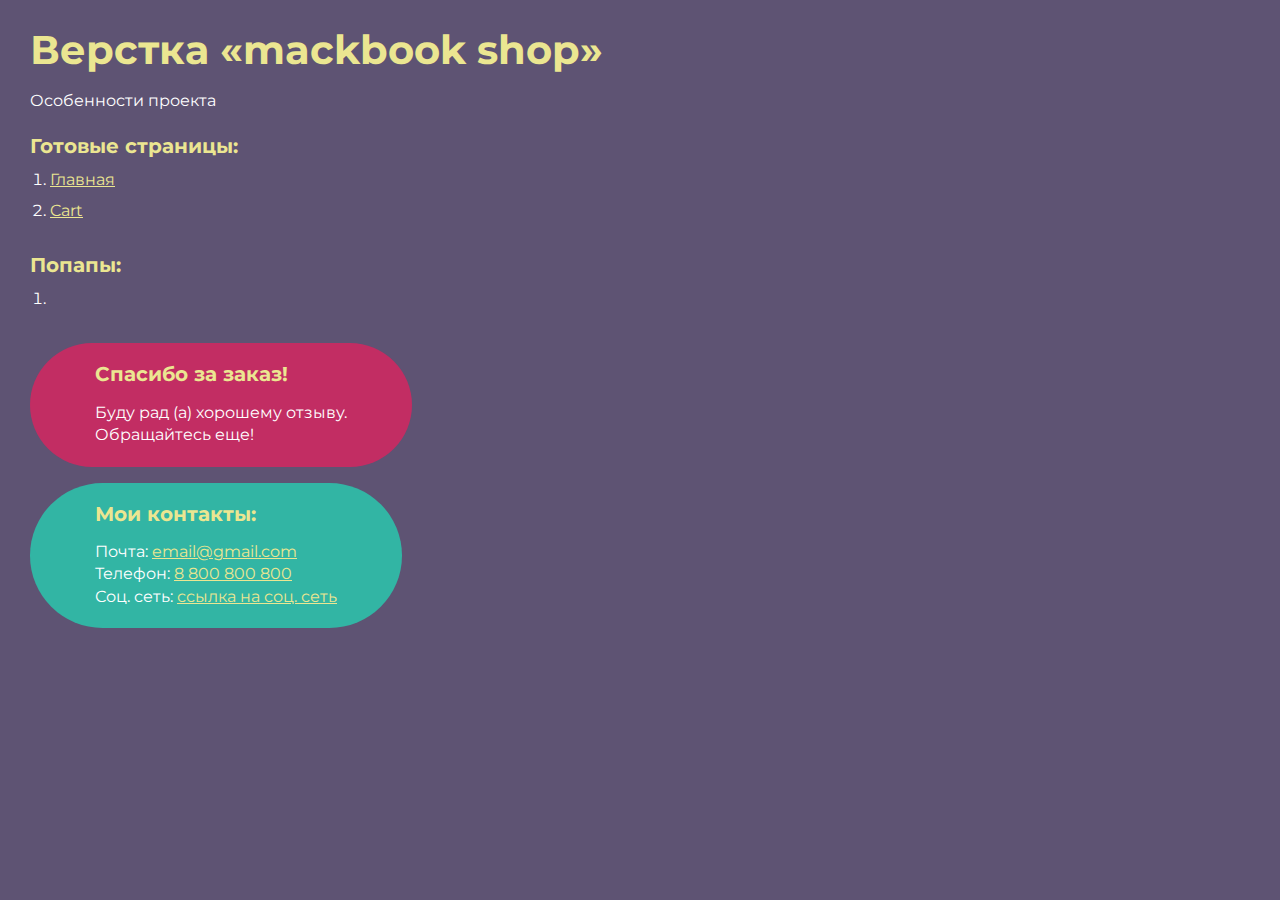
<file: index.html>
<!DOCTYPE html>
<html>

<head>
	<meta charset="UTF-8" />
	<meta name="viewport" content="width=device-width, initial-scale=1.0" />
	<title>Верстка «mackbook shop»</title>
</head>

<body>
	<div class="rootpage">
		<h1>Верстка «mackbook shop»</h1>
		<div class="rootpage__info">Особенности проекта</div>
		<h2>Готовые страницы:</h2>
		<ol class="rootpage__list">
			<li><a target="_blank" href="home.html">Главная</a></li>
			<li><a target="_blank" href="cart.html">Cart</a></li>
		</ol>
		<h2>Попапы:</h2>
		<ol class="rootpage__list">
			<li><a target="_blank" href="home.html#"></a></li>
		</ol>
		<div class="rootpage__tnx">
			<h2>Спасибо за заказ!</h2>
			<p>Буду рад (а) хорошему отзыву.</p>
			<p>Обращайтесь еще!</p>
		</div>
		<div class="rootpage__contacts">
			<h2>Мои контакты:</h2>
			<p>Почта: <a href="mailto:email@gmail.com">email@gmail.com</a></p>
			<p>Телефон: <a href="tel:8800800800">8 800 800 800</a></p>
			<p>Соц. сеть: <a href="">ссылка на соц. сеть</a></p>
		</div>
	</div>
</body>
<style>
	@charset "UTF-8";
	@import url("https://fonts.googleapis.com/css?family=Montserrat:regular,700&display=swap");

	*,
	*::before,
	*::after {
		padding: 0px;
		margin: 0px;
		border: 0px;
		box-sizing: border-box;
	}

	html,
	body {
		height: 100%;
		margin: 0;
		padding: 0;
		min-width: 320px;
		width: 100%;
		color: #fff;
		background-color: #5e5373;
	}

	body {
		font-family: Montserrat;
		font-size: 100%;
		line-height: 1;
		font-size: 1rem;
	}

	a {
		text-decoration: underline;
		color: #ebe691;
	}

	a:visited {
		text-decoration: underline;
		color: #aaa768;
	}

	a:hover {
		text-decoration: none;
	}

	ul li {
		list-style: none;
	}

	img {
		vertical-align: top;
	}

	.wrapper {
		width: 100%;
		min-height: 100%;
		overflow: hidden;
	}

	.rootpage {
		padding: 30px;
		display: flex;
		flex-direction: column;
		align-items: flex-start;
	}

	@media (max-width: 767px) {
		.rootpage {
			padding: 30px 15px;
		}
	}

	h1 {
		color: #ebe691;
		font-size: 2.5rem;
		margin: 0px 0px 1.25rem 0px;
	}

	@media (max-width: 767px) {
		h1 {
			font-size: 1.85rem;
			margin: 0px 0px 1.25rem 0px;
		}
	}

	h2 {
		color: #ebe691;
		font-size: 1.25rem;
		margin: 0px 0px 1rem 0px;
	}

	@media (max-width: 767px) {
		h2 {
			font-size: 1.125rem;
			margin: 0px 0px 1rem 0px;
		}
	}

	.rootpage__info {
		line-height: 140%;
		margin: 0px 0px 1.5rem 0px;
	}

	.rootpage__list {
		margin: 0px 0px 2.25rem 1.25rem;
	}

	.rootpage__list li:not(:last-child) {
		margin: 0px 0px 15px 0px;
	}

	.rootpage__contacts,
	.rootpage__tnx {
		border-radius: 200px;
		padding: 20px 65px;
		line-height: 140%;
	}

	@media (max-width: 767px) {

		.rootpage__contacts,
		.rootpage__tnx {
			border-radius: 40px;
			padding: 20px;
		}
	}

	.rootpage__contacts {
		background: #32b5a4;
	}

	.rootpage__contacts a {
		color: #ebe691;
	}

	.rootpage__tnx {
		background: #c22d63;
		margin: 0px 0px 1rem 0px;
	}
</style>

</html>
</file>
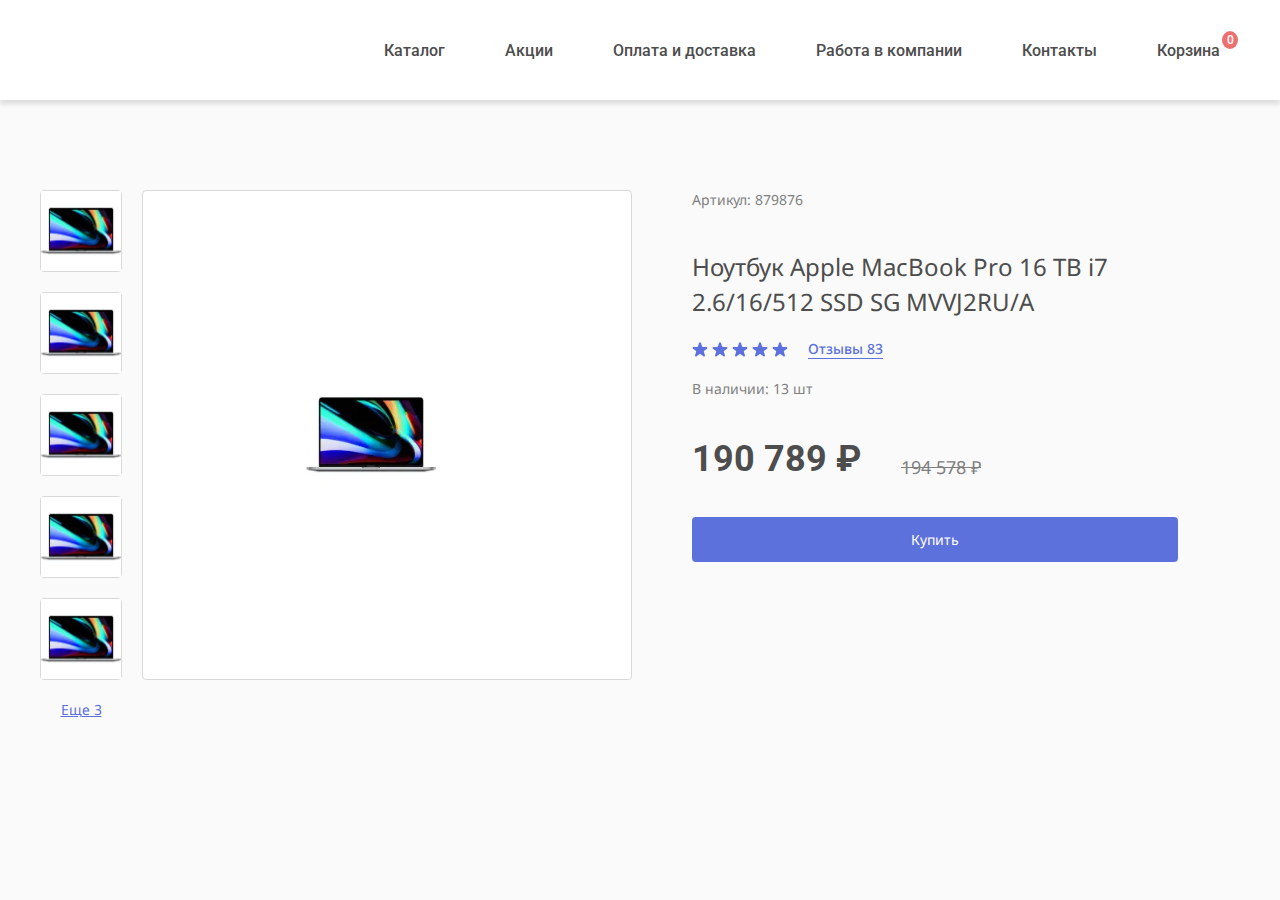
<file: cart.html>
<!DOCTYPE html>
<html lang="ru">

<head>
	<title>Macbook shop</title>
	<meta charset="UTF-8">
	<meta name="format-detection" content="telephone=no">
	<!-- <style>body{opacity: 0;}</style> -->
	<link rel="stylesheet" href="css/style.min.css?_v=20220524195349">
	<link rel="shortcut icon" href="favicon.ico">
	<!-- <meta name="robots" content="noindex, nofollow"> -->
	<meta name="viewport" content="width=device-width, initial-scale=1.0">
</head>

<body>
	<div class="wrapper">
		<header class="header">
			<div class="header__container">
				<nav class="header__nav nav">
					<ul class="nav__list">
						<li class="nav__item"><a href="" class="nav__link"> Каталог </a></li>
						<li class="nav__item"><a href="" class="nav__link"> Акции </a></li>
						<li class="nav__item">
							<a href="" class="nav__link"> Оплата и доставка </a>
						</li>
						<li class="nav__item">
							<a href="" class="nav__link"> Работа в компании </a>
						</li>
						<li class="nav__item"><a href="" class="nav__link"> Контакты </a></li>
					</ul>
					<div class="header__cart cart" tabindex="0">
						<div class="cart__text">
							Корзина
							<span class="cart__quantity">0</span>
						</div>
						<div class="cart-contant">
							<ul class="cart-contant__list" data-simplebar></ul>
							<div class="cart-contant__bottom">
								<div class="cart-contant__fullprice">
									<span>Итого:</span>
									<span class="fullprice"> 568 789 ₽ </span>
								</div>
								<button type="submit" class="cart-contant__btn button" data-popup="#popup">
									Перейти в корзину
								</button>
							</div>
						</div>
					</div>
				</nav>
			</div>
		</header>

		<main class="page">
			<div class="card__container">
				<div class="card">
					<div class="card-slider">
						<div class="card-slider__nav slider-nav">
							<div class="slider-nav__item" tabindex="0">
								<picture><source srcset="img/macbook.webp" type="image/webp"><img src="img/macbook.jpg" alt="" /></picture>
							</div>
							<div class="slider-nav__item" tabindex="0">
								<picture><source srcset="img/macbook.webp" type="image/webp"><img src="img/macbook.jpg" alt="" /></picture>
							</div>
							<div class="slider-nav__item" tabindex="0">
								<picture><source srcset="img/macbook.webp" type="image/webp"><img src="img/macbook.jpg" alt="" /></picture>
							</div>
							<div class="slider-nav__item" tabindex="0">
								<picture><source srcset="img/macbook.webp" type="image/webp"><img src="img/macbook.jpg" alt="" /></picture>
							</div>
							<div class="slider-nav__item" tabindex="0">
								<picture><source srcset="img/macbook.webp" type="image/webp"><img src="img/macbook.jpg" alt="" /></picture>
							</div>
							<div class="slider-nav__item" tabindex="0">
								<picture><source srcset="img/macbook.webp" type="image/webp"><img src="img/macbook.jpg" alt="" /></picture>
							</div>
							<div class="slider-nav__item" tabindex="0">
								<picture><source srcset="img/macbook.webp" type="image/webp"><img src="img/macbook.jpg" alt="" /></picture>
							</div>
							<div class="slider-nav__item" tabindex="0">
								<picture><source srcset="img/macbook.webp" type="image/webp"><img src="img/macbook.jpg" alt="" /></picture>
							</div>
						</div>
						<div class="card-slider__block slider-block">
							<div class="swiper-wrapper">
								<div class="swiper-slide">
									<picture><source srcset="img/macbook.webp" type="image/webp"><img src="img/macbook.jpg" alt="" /></picture>
								</div>
								<div class="swiper-slide">
									<picture><source srcset="img/macbook.webp" type="image/webp"><img src="img/macbook.jpg" alt="" /></picture>
								</div>
								<div class="swiper-slide">
									<picture><source srcset="img/macbook.webp" type="image/webp"><img src="img/macbook.jpg" alt="" /></picture>
								</div>
								<div class="swiper-slide">
									<picture><source srcset="img/macbook.webp" type="image/webp"><img src="img/macbook.jpg" alt="" /></picture>
								</div>
								<div class="swiper-slide">
									<picture><source srcset="img/macbook.webp" type="image/webp"><img src="img/macbook.jpg" alt="" /></picture>
								</div>
								<div class="swiper-slide">
									<picture><source srcset="img/macbook.webp" type="image/webp"><img src="img/macbook.jpg" alt="" /></picture>
								</div>
								<div class="swiper-slide">
									<picture><source srcset="img/macbook.webp" type="image/webp"><img src="img/macbook.jpg" alt="" /></picture>
								</div>
								<div class="swiper-slide">
									<picture><source srcset="img/macbook.webp" type="image/webp"><img src="img/macbook.jpg" alt="" /></picture>
								</div>
							</div>
						</div>
					</div>
					<div class="card-info">
						<span class="vendor">Артикул: 879876</span>
						<h1 class="title">
							Ноутбук Apple MacBook Pro 16 TB i7 2.6/16/512 SSD SG MVVJ2RU/A
						</h1>
						<div class="testimonials">
							<div class="rating">
								<img src="img/Star.svg" alt="" /><img src="img/Star.svg" alt="" /><img src="img/Star.svg" alt="" /><img src="img/Star.svg" alt="" /><img src="img/Star.svg" alt="" />
							</div>
							<a href="#" class="testimonials__link">Отзывы 83</a>
						</div>
						<span class="available">В наличии: 13 шт</span>
						<div class="price">
							<div class="price__current">190 789 ₽</div>
							<div class="price__old">194 578 ₽</div>
						</div>
						<button class="buy">Купить</button>
					</div>
				</div>
			</div>
		</main>
		<footer class="footer">
			<div class="footer__container">
			</div>
		</footer>
	</div>
	<div id="popup" aria-hidden="true" class="popup">
		<div class="popup__wrapper">
			<div class="popup__content">
				<button data-close type="button" class="popup__close">Закрыть</button>
				<div class="modal-content order-modal__content">
					<div class="order-modal__top">
						<h2 class="order-modal__title">Оформление заказа</h2>
						<span class="order-modal__number">Заказ № 3456 67</span>
					</div>
					<div class="order-modal__info">
						<div class="order-modal__quantity order-modal__info-item">
							Товаров в заказе: <span>3 шт</span>
						</div>
						<div class="order-modal__summ order-modal__info-item">
							Общая сумма заказа: <span>568 789 ₽</span>
						</div>
						<div class="order-modal__products order-modal__info-item">
							<button class="order-modal__btn">Состав заказа</button>
							<ul class="order-modal__list">
								<!-- <li class="order-modal__item">
                <article class="order-modal__product order-product">
                  <img
                    src="img/macbook.jpg"
                    alt=""
                    class="order-product__img"
                  />
                  <div class="order-product__text">
                    <h3 class="order-product__title">
                      Ноутбук Apple MacBook Pro 16 TB i7 2.6/16/512 SSD SG
                      MVVJ2RU/A
                    </h3>
                    <span class="order-product__price">190 789 ₽ </span>
                  </div>
                  <button class="order-product__delete">Удалить</button>
                </article>
              </li> -->
							</ul>
						</div>
					</div>
					<form action="#" class="order-modal__form order">
						<label class="order-label">
							<span class="order__text">Ваше имя</span>
							<input type="text" class="order__input" />
						</label>
						<label class="order-label">
							<span class="order__text">Номер телефона</span>
							<input type="tel" class="order__input" placeholder="+7 (___)___-__-__" />
						</label>
						<label class="order-label">
							<span class="order__text">Электронная почта</span>
							<input type="email" class="order__input" placeholder="post@gmail.com" />
						</label>
						<button class="order__btn button">Оформить заказ</button>
					</form>
				</div>
			</div>
		</div>
	</div>
	<script src="js/app.min.js?_v=20220524195349"></script>
</body>

</html>
</file>
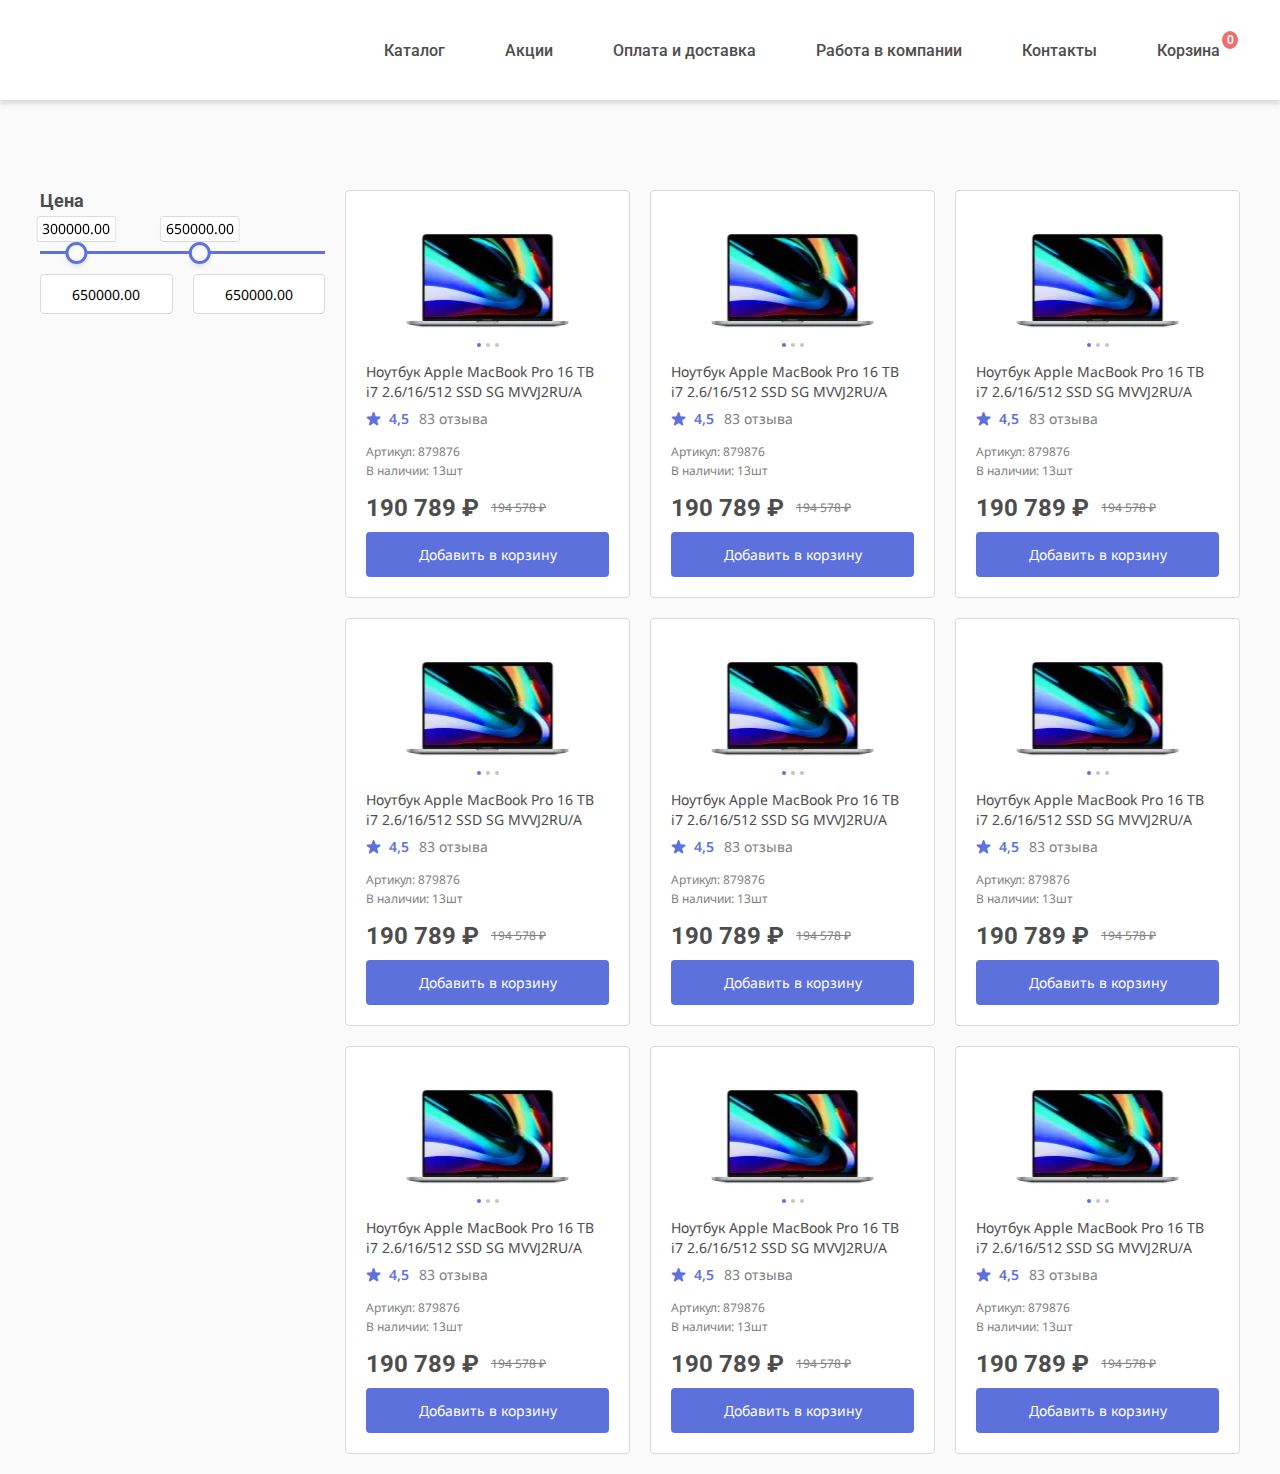
<file: home.html>
<!DOCTYPE html>
<html lang="ru">

<head>
	<title>Macbook shop</title>
	<meta charset="UTF-8">
	<meta name="format-detection" content="telephone=no">
	<!-- <style>body{opacity: 0;}</style> -->
	<link rel="stylesheet" href="css/style.min.css?_v=20220524195349">
	<link rel="shortcut icon" href="favicon.ico">
	<!-- <meta name="robots" content="noindex, nofollow"> -->
	<meta name="viewport" content="width=device-width, initial-scale=1.0">
</head>

<body>
	<div class="wrapper">
		<header class="header">
			<div class="header__container">
				<nav class="header__nav nav">
					<ul class="nav__list">
						<li class="nav__item"><a href="" class="nav__link"> Каталог </a></li>
						<li class="nav__item"><a href="" class="nav__link"> Акции </a></li>
						<li class="nav__item">
							<a href="" class="nav__link"> Оплата и доставка </a>
						</li>
						<li class="nav__item">
							<a href="" class="nav__link"> Работа в компании </a>
						</li>
						<li class="nav__item"><a href="" class="nav__link"> Контакты </a></li>
					</ul>
					<div class="header__cart cart" tabindex="0">
						<div class="cart__text">
							Корзина
							<span class="cart__quantity">0</span>
						</div>
						<div class="cart-contant">
							<ul class="cart-contant__list" data-simplebar></ul>
							<div class="cart-contant__bottom">
								<div class="cart-contant__fullprice">
									<span>Итого:</span>
									<span class="fullprice"> 568 789 ₽ </span>
								</div>
								<button type="submit" class="cart-contant__btn button" data-popup="#popup">
									Перейти в корзину
								</button>
							</div>
						</div>
					</div>
				</nav>
			</div>
		</header>

		<main class="page">
			<div class="page__product__container">
				<div class="products-content grid-container">
					<div class="filters">
						<div class="filters__item filters-price">
							<h3 class="filters-price__title">Цена</h3>
							<div class="filters-price__slider"></div>
							<div class="filters-price__body" data-range>
								<div class="filters-price__range" data-range-item></div>
								<div class="filters-price__inputs">
									<input autocomplete="off" data-range-from="190789" value="300000" type="text" placeholder="jn" class="filters-price__input" />
									<input autocomplete="off" data-range-to="1000000" type="text" value="650000" placeholder="he" class="filters-price__input" />
								</div>
							</div>
						</div>
					</div>
					<ul class="product-grid">
						<li class="product-grid__item">
							<article class="product">
								<a href="#" class="product__image">
									<div class="product__switch image-switch">
										<div class="image-switch__item">
											<div class="image-switch__img">
												<picture><source srcset="img/macbook.webp" type="image/webp"><img src="img/macbook.jpg" alt="" /></picture>
											</div>
										</div>
										<div class="image-switch__item">
											<div class="image-switch__img">
												<picture><source srcset="img/macbook-2.webp" type="image/webp"><img src="img/macbook-2.jpg" alt="" /></picture>
											</div>
										</div>
										<div class="image-switch__item">
											<div class="image-switch__img">
												<picture><source srcset="img/macbook-3.webp" type="image/webp"><img src="img/macbook-3.jpg" alt="" /></picture>
											</div>
										</div>
									</div>
									<ul class="product__image-pagination image-pagination" aria-hidden="true"></ul>
								</a>
								<h3 class="product__title">
									<a href="">Ноутбук Apple MacBook Pro 16 TB i7 2.6/16/512 SSD SG
										MVVJ2RU/A</a>
								</h3>
								<div class="product__props">
									<span class="product__rating _icon-star">4,5</span>
									<span class="product__testimonials">83 отзыва</span>
								</div>
								<div class="product__info">
									<span class="product__term"> Артикул: 879876 </span>
									<span class="product__avaibale">В наличии: 13шт</span>
								</div>
								<div class="product__price product-price">
									<span class="product-price__current">190 789 ₽</span>
									<span class="product-price__old">194 578 ₽</span>
								</div>
								<button type="submit" class="product_btn button">
									Добавить в корзину
								</button>
							</article>
						</li>
						<li class="product-grid__item">
							<article class="product">
								<a href="#" class="product__image">
									<div class="product__switch image-switch">
										<div class="image-switch__item">
											<div class="image-switch__img">
												<picture><source srcset="img/macbook.webp" type="image/webp"><img src="img/macbook.jpg" alt="" /></picture>
											</div>
										</div>
										<div class="image-switch__item">
											<div class="image-switch__img">
												<picture><source srcset="img/macbook-2.webp" type="image/webp"><img src="img/macbook-2.jpg" alt="" /></picture>
											</div>
										</div>
										<div class="image-switch__item">
											<div class="image-switch__img">
												<picture><source srcset="img/macbook-3.webp" type="image/webp"><img src="img/macbook-3.jpg" alt="" /></picture>
											</div>
										</div>
									</div>
									<ul class="product__image-pagination image-pagination" aria-hidden="true"></ul>
								</a>
								<h3 class="product__title">
									<a href="">Ноутбук Apple MacBook Pro 16 TB i7 2.6/16/512 SSD SG
										MVVJ2RU/A</a>
								</h3>
								<div class="product__props">
									<span class="product__rating _icon-star">4,5</span>
									<span class="product__testimonials">83 отзыва</span>
								</div>
								<div class="product__info">
									<span class="product__term"> Артикул: 879876 </span>
									<span class="product__avaibale">В наличии: 13шт</span>
								</div>
								<div class="product__price product-price">
									<span class="product-price__current">190 789 ₽</span>
									<span class="product-price__old">194 578 ₽</span>
								</div>
								<button type="submit" class="product_btn button">
									Добавить в корзину
								</button>
							</article>
						</li>
						<li class="product-grid__item">
							<article class="product">
								<a href="#" class="product__image">
									<div class="product__switch image-switch">
										<div class="image-switch__item">
											<div class="image-switch__img">
												<picture><source srcset="img/macbook.webp" type="image/webp"><img src="img/macbook.jpg" alt="" /></picture>
											</div>
										</div>
										<div class="image-switch__item">
											<div class="image-switch__img">
												<picture><source srcset="img/macbook-2.webp" type="image/webp"><img src="img/macbook-2.jpg" alt="" /></picture>
											</div>
										</div>
										<div class="image-switch__item">
											<div class="image-switch__img">
												<picture><source srcset="img/macbook-3.webp" type="image/webp"><img src="img/macbook-3.jpg" alt="" /></picture>
											</div>
										</div>
									</div>
									<ul class="product__image-pagination image-pagination" aria-hidden="true"></ul>
								</a>
								<h3 class="product__title">
									<a href="">Ноутбук Apple MacBook Pro 16 TB i7 2.6/16/512 SSD SG
										MVVJ2RU/A</a>
								</h3>
								<div class="product__props">
									<span class="product__rating _icon-star">4,5</span>
									<span class="product__testimonials">83 отзыва</span>
								</div>
								<div class="product__info">
									<span class="product__term"> Артикул: 879876 </span>
									<span class="product__avaibale">В наличии: 13шт</span>
								</div>
								<div class="product__price product-price">
									<span class="product-price__current">190 789 ₽</span>
									<span class="product-price__old">194 578 ₽</span>
								</div>
								<button type="submit" class="product_btn button">
									Добавить в корзину
								</button>
							</article>
						</li>
						<li class="product-grid__item">
							<article class="product">
								<a href="#" class="product__image">
									<div class="product__switch image-switch">
										<div class="image-switch__item">
											<div class="image-switch__img">
												<picture><source srcset="img/macbook.webp" type="image/webp"><img src="img/macbook.jpg" alt="" /></picture>
											</div>
										</div>
										<div class="image-switch__item">
											<div class="image-switch__img">
												<picture><source srcset="img/macbook-2.webp" type="image/webp"><img src="img/macbook-2.jpg" alt="" /></picture>
											</div>
										</div>
										<div class="image-switch__item">
											<div class="image-switch__img">
												<picture><source srcset="img/macbook-3.webp" type="image/webp"><img src="img/macbook-3.jpg" alt="" /></picture>
											</div>
										</div>
									</div>
									<ul class="product__image-pagination image-pagination" aria-hidden="true"></ul>
								</a>
								<h3 class="product__title">
									<a href="">Ноутбук Apple MacBook Pro 16 TB i7 2.6/16/512 SSD SG
										MVVJ2RU/A</a>
								</h3>
								<div class="product__props">
									<span class="product__rating _icon-star">4,5</span>
									<span class="product__testimonials">83 отзыва</span>
								</div>
								<div class="product__info">
									<span class="product__term"> Артикул: 879876 </span>
									<span class="product__avaibale">В наличии: 13шт</span>
								</div>
								<div class="product__price product-price">
									<span class="product-price__current">190 789 ₽</span>
									<span class="product-price__old">194 578 ₽</span>
								</div>
								<button type="submit" class="product_btn button">
									Добавить в корзину
								</button>
							</article>
						</li>
						<li class="product-grid__item">
							<article class="product">
								<a href="#" class="product__image">
									<div class="product__switch image-switch">
										<div class="image-switch__item">
											<div class="image-switch__img">
												<picture><source srcset="img/macbook.webp" type="image/webp"><img src="img/macbook.jpg" alt="" /></picture>
											</div>
										</div>
										<div class="image-switch__item">
											<div class="image-switch__img">
												<picture><source srcset="img/macbook-2.webp" type="image/webp"><img src="img/macbook-2.jpg" alt="" /></picture>
											</div>
										</div>
										<div class="image-switch__item">
											<div class="image-switch__img">
												<picture><source srcset="img/macbook-3.webp" type="image/webp"><img src="img/macbook-3.jpg" alt="" /></picture>
											</div>
										</div>
									</div>
									<ul class="product__image-pagination image-pagination" aria-hidden="true"></ul>
								</a>
								<h3 class="product__title">
									<a href="">Ноутбук Apple MacBook Pro 16 TB i7 2.6/16/512 SSD SG
										MVVJ2RU/A</a>
								</h3>
								<div class="product__props">
									<span class="product__rating _icon-star">4,5</span>
									<span class="product__testimonials">83 отзыва</span>
								</div>
								<div class="product__info">
									<span class="product__term"> Артикул: 879876 </span>
									<span class="product__avaibale">В наличии: 13шт</span>
								</div>
								<div class="product__price product-price">
									<span class="product-price__current">190 789 ₽</span>
									<span class="product-price__old">194 578 ₽</span>
								</div>
								<button type="submit" class="product_btn button">
									Добавить в корзину
								</button>
							</article>
						</li>
						<li class="product-grid__item">
							<article class="product">
								<a href="#" class="product__image">
									<div class="product__switch image-switch">
										<div class="image-switch__item">
											<div class="image-switch__img">
												<picture><source srcset="img/macbook.webp" type="image/webp"><img src="img/macbook.jpg" alt="" /></picture>
											</div>
										</div>
										<div class="image-switch__item">
											<div class="image-switch__img">
												<picture><source srcset="img/macbook-2.webp" type="image/webp"><img src="img/macbook-2.jpg" alt="" /></picture>
											</div>
										</div>
										<div class="image-switch__item">
											<div class="image-switch__img">
												<picture><source srcset="img/macbook-3.webp" type="image/webp"><img src="img/macbook-3.jpg" alt="" /></picture>
											</div>
										</div>
									</div>
									<ul class="product__image-pagination image-pagination" aria-hidden="true"></ul>
								</a>
								<h3 class="product__title">
									<a href="">Ноутбук Apple MacBook Pro 16 TB i7 2.6/16/512 SSD SG
										MVVJ2RU/A</a>
								</h3>
								<div class="product__props">
									<span class="product__rating _icon-star">4,5</span>
									<span class="product__testimonials">83 отзыва</span>
								</div>
								<div class="product__info">
									<span class="product__term"> Артикул: 879876 </span>
									<span class="product__avaibale">В наличии: 13шт</span>
								</div>
								<div class="product__price product-price">
									<span class="product-price__current">190 789 ₽</span>
									<span class="product-price__old">194 578 ₽</span>
								</div>
								<button type="submit" class="product_btn button">
									Добавить в корзину
								</button>
							</article>
						</li>
						<li class="product-grid__item">
							<article class="product">
								<a href="#" class="product__image">
									<div class="product__switch image-switch">
										<div class="image-switch__item">
											<div class="image-switch__img">
												<picture><source srcset="img/macbook.webp" type="image/webp"><img src="img/macbook.jpg" alt="" /></picture>
											</div>
										</div>
										<div class="image-switch__item">
											<div class="image-switch__img">
												<picture><source srcset="img/macbook-2.webp" type="image/webp"><img src="img/macbook-2.jpg" alt="" /></picture>
											</div>
										</div>
										<div class="image-switch__item">
											<div class="image-switch__img">
												<picture><source srcset="img/macbook-3.webp" type="image/webp"><img src="img/macbook-3.jpg" alt="" /></picture>
											</div>
										</div>
									</div>
									<ul class="product__image-pagination image-pagination" aria-hidden="true"></ul>
								</a>
								<h3 class="product__title">
									<a href="">Ноутбук Apple MacBook Pro 16 TB i7 2.6/16/512 SSD SG
										MVVJ2RU/A</a>
								</h3>
								<div class="product__props">
									<span class="product__rating _icon-star">4,5</span>
									<span class="product__testimonials">83 отзыва</span>
								</div>
								<div class="product__info">
									<span class="product__term"> Артикул: 879876 </span>
									<span class="product__avaibale">В наличии: 13шт</span>
								</div>
								<div class="product__price product-price">
									<span class="product-price__current">190 789 ₽</span>
									<span class="product-price__old">194 578 ₽</span>
								</div>
								<button type="submit" class="product_btn button">
									Добавить в корзину
								</button>
							</article>
						</li>
						<li class="product-grid__item">
							<article class="product">
								<a href="#" class="product__image">
									<div class="product__switch image-switch">
										<div class="image-switch__item">
											<div class="image-switch__img">
												<picture><source srcset="img/macbook.webp" type="image/webp"><img src="img/macbook.jpg" alt="" /></picture>
											</div>
										</div>
										<div class="image-switch__item">
											<div class="image-switch__img">
												<picture><source srcset="img/macbook-2.webp" type="image/webp"><img src="img/macbook-2.jpg" alt="" /></picture>
											</div>
										</div>
										<div class="image-switch__item">
											<div class="image-switch__img">
												<picture><source srcset="img/macbook-3.webp" type="image/webp"><img src="img/macbook-3.jpg" alt="" /></picture>
											</div>
										</div>
									</div>
									<ul class="product__image-pagination image-pagination" aria-hidden="true"></ul>
								</a>
								<h3 class="product__title">
									<a href="">Ноутбук Apple MacBook Pro 16 TB i7 2.6/16/512 SSD SG
										MVVJ2RU/A</a>
								</h3>
								<div class="product__props">
									<span class="product__rating _icon-star">4,5</span>
									<span class="product__testimonials">83 отзыва</span>
								</div>
								<div class="product__info">
									<span class="product__term"> Артикул: 879876 </span>
									<span class="product__avaibale">В наличии: 13шт</span>
								</div>
								<div class="product__price product-price">
									<span class="product-price__current">190 789 ₽</span>
									<span class="product-price__old">194 578 ₽</span>
								</div>
								<button type="submit" class="product_btn button">
									Добавить в корзину
								</button>
							</article>
						</li>
						<li class="product-grid__item">
							<article class="product">
								<a href="#" class="product__image">
									<div class="product__switch image-switch">
										<div class="image-switch__item">
											<div class="image-switch__img">
												<picture><source srcset="img/macbook.webp" type="image/webp"><img src="img/macbook.jpg" alt="" /></picture>
											</div>
										</div>
										<div class="image-switch__item">
											<div class="image-switch__img">
												<picture><source srcset="img/macbook-2.webp" type="image/webp"><img src="img/macbook-2.jpg" alt="" /></picture>
											</div>
										</div>
										<div class="image-switch__item">
											<div class="image-switch__img">
												<picture><source srcset="img/macbook-3.webp" type="image/webp"><img src="img/macbook-3.jpg" alt="" /></picture>
											</div>
										</div>
									</div>
									<ul class="product__image-pagination image-pagination" aria-hidden="true"></ul>
								</a>
								<h3 class="product__title">
									<a href="">Ноутбук Apple MacBook Pro 16 TB i7 2.6/16/512 SSD SG
										MVVJ2RU/A</a>
								</h3>
								<div class="product__props">
									<span class="product__rating _icon-star">4,5</span>
									<span class="product__testimonials">83 отзыва</span>
								</div>
								<div class="product__info">
									<span class="product__term"> Артикул: 879876 </span>
									<span class="product__avaibale">В наличии: 13шт</span>
								</div>
								<div class="product__price product-price">
									<span class="product-price__current">190 789 ₽</span>
									<span class="product-price__old">194 578 ₽</span>
								</div>
								<button type="submit" class="product_btn button">
									Добавить в корзину
								</button>
							</article>
						</li>
					</ul>
					<div class="height"></div>
				</div>
			</div>
		</main>
		<footer class="footer">
			<div class="footer__container">
			</div>
		</footer>
	</div>
	<div id="popup" aria-hidden="true" class="popup">
		<div class="popup__wrapper">
			<div class="popup__content">
				<button data-close type="button" class="popup__close">Закрыть</button>
				<div class="modal-content order-modal__content">
					<div class="order-modal__top">
						<h2 class="order-modal__title">Оформление заказа</h2>
						<span class="order-modal__number">Заказ № 3456 67</span>
					</div>
					<div class="order-modal__info">
						<div class="order-modal__quantity order-modal__info-item">
							Товаров в заказе: <span>3 шт</span>
						</div>
						<div class="order-modal__summ order-modal__info-item">
							Общая сумма заказа: <span>568 789 ₽</span>
						</div>
						<div class="order-modal__products order-modal__info-item">
							<button class="order-modal__btn">Состав заказа</button>
							<ul class="order-modal__list">
								<!-- <li class="order-modal__item">
                <article class="order-modal__product order-product">
                  <img
                    src="img/macbook.jpg"
                    alt=""
                    class="order-product__img"
                  />
                  <div class="order-product__text">
                    <h3 class="order-product__title">
                      Ноутбук Apple MacBook Pro 16 TB i7 2.6/16/512 SSD SG
                      MVVJ2RU/A
                    </h3>
                    <span class="order-product__price">190 789 ₽ </span>
                  </div>
                  <button class="order-product__delete">Удалить</button>
                </article>
              </li> -->
							</ul>
						</div>
					</div>
					<form action="#" class="order-modal__form order">
						<label class="order-label">
							<span class="order__text">Ваше имя</span>
							<input type="text" class="order__input" />
						</label>
						<label class="order-label">
							<span class="order__text">Номер телефона</span>
							<input type="tel" class="order__input" placeholder="+7 (___)___-__-__" />
						</label>
						<label class="order-label">
							<span class="order__text">Электронная почта</span>
							<input type="email" class="order__input" placeholder="post@gmail.com" />
						</label>
						<button class="order__btn button">Оформить заказ</button>
					</form>
				</div>
			</div>
		</div>
	</div>
	<script src="js/app.min.js?_v=20220524195349"></script>
</body>

</html>
</file>
<file: css/style.min.css>
@charset "UTF-8";@import url(https://fonts.googleapis.com/css?family=Noto+Sans:regular,500,600&display=swap);@import url(https://fonts.googleapis.com/css?family=Roboto:regular,500,700&display=swap);@font-face{font-family:icons;font-display:swap;src:url(../fonts/icons.woff2) format("woff2"),url(../fonts/icons.woff) format("woff");font-weight:400;font-style:normal}[class*=_icon-]:before{font-family:icons;font-style:normal;font-weight:400;font-variant:normal;text-transform:none;line-height:1;-webkit-font-smoothing:antialiased;-moz-osx-font-smoothing:grayscale}[class*=_icon-]:before{display:block}._icon-star:before{content:"\e900"}*{padding:0;margin:0;border:0}*,:after,:before{-webkit-box-sizing:border-box;box-sizing:border-box}body,html{height:100%;min-width:320px}body{color:#000;line-height:1;font-family:"Noto Sans";font-size:.875rem;-ms-text-size-adjust:100%;-moz-text-size-adjust:100%;-webkit-text-size-adjust:100%;-webkit-font-smoothing:antialiased;-moz-osx-font-smoothing:grayscale}button,input,textarea{font-family:"Noto Sans";font-size:inherit}button{cursor:pointer;color:inherit;background-color:inherit}a{color:inherit}a:link,a:visited{text-decoration:none}a:hover{text-decoration:none}ul li{list-style:none}img{vertical-align:top}h1,h2,h3,h4,h5,h6{font-weight:inherit;font-size:inherit}.lock body{overflow:hidden;-ms-touch-action:none;touch-action:none}.wrapper{min-height:100%;display:-webkit-box;display:-ms-flexbox;display:flex;-webkit-box-orient:vertical;-webkit-box-direction:normal;-ms-flex-direction:column;flex-direction:column;overflow:hidden}.wrapper>main{-webkit-box-flex:1;-ms-flex:1 1 auto;flex:1 1 auto}.wrapper>*{min-width:0}.page{padding-top:5.625rem}[class*=__container]{max-width:75rem;-webkit-box-sizing:content-box;box-sizing:content-box;margin:0 auto;padding:0 .9375rem}.noUi-target,.noUi-target *{-webkit-touch-callout:none;-webkit-tap-highlight-color:transparent;-webkit-user-select:none;-ms-touch-action:none;touch-action:none;-ms-user-select:none;-moz-user-select:none;user-select:none;-webkit-box-sizing:border-box;box-sizing:border-box}.noUi-target{position:relative}.noUi-base,.noUi-connects{width:100%;height:100%;position:relative;z-index:1}.noUi-connects{overflow:hidden;z-index:0}.noUi-connect,.noUi-origin{will-change:transform;position:absolute;z-index:1;top:0;right:0;height:100%;width:100%;-ms-transform-origin:0 0;-webkit-transform-origin:0 0;-webkit-transform-style:preserve-3d;transform-origin:0 0;-webkit-transform-style:flat;transform-style:flat}.noUi-txt-dir-rtl.noUi-horizontal .noUi-origin{left:0;right:auto}.noUi-vertical .noUi-origin{top:-100%;width:0}.noUi-horizontal .noUi-origin{height:0}.noUi-handle{-webkit-backface-visibility:hidden;backface-visibility:hidden;position:absolute}.noUi-touch-area{height:100%;width:100%}.noUi-state-tap .noUi-connect,.noUi-state-tap .noUi-origin{-webkit-transition:-webkit-transform .3s;transition:-webkit-transform .3s;-o-transition:transform .3s;transition:transform .3s;transition:transform .3s,-webkit-transform .3s}.noUi-state-drag *{cursor:inherit!important}.noUi-horizontal{height:.1875rem}.noUi-horizontal .noUi-handle{width:1.375rem;height:1.375rem;right:-.5625rem;top:-.5625rem;border-radius:50%;background:#fff;border:3px solid #5d71dd}.noUi-vertical{width:18px}.noUi-vertical .noUi-handle{width:28px;height:34px;right:-6px;bottom:-17px}.noUi-txt-dir-rtl.noUi-horizontal .noUi-handle{left:-17px;right:auto}.noUi-target{background:#5d71dd}.noUi-connects{border-radius:3px}.noUi-connect{background:#5d71dd}.noUi-draggable{cursor:ew-resize}.noUi-vertical .noUi-draggable{cursor:ns-resize}.noUi-handle{border:1px solid #d9d9d9;border-radius:3px;background:#fff;cursor:default;-webkit-box-shadow:inset 0 0 1px #fff,inset 0 1px 7px #ebebeb,0 3px 6px -3px #bbb;box-shadow:inset 0 0 1px #fff,inset 0 1px 7px #ebebeb,0 3px 6px -3px #bbb}.noUi-active{-webkit-box-shadow:inset 0 0 1px #fff,inset 0 1px 7px #ddd,0 3px 6px -3px #bbb;box-shadow:inset 0 0 1px #fff,inset 0 1px 7px #ddd,0 3px 6px -3px #bbb}[disabled] .noUi-connect{background:#b8b8b8}[disabled] .noUi-handle,[disabled].noUi-handle,[disabled].noUi-target{cursor:not-allowed}.noUi-pips,.noUi-pips *{-webkit-box-sizing:border-box;box-sizing:border-box}.noUi-pips{position:absolute;color:#999}.noUi-value{position:absolute;white-space:nowrap;text-align:center}.noUi-value-sub{color:#ccc;font-size:10px}.noUi-marker{position:absolute;background:#ccc}.noUi-marker-sub{background:#aaa}.noUi-marker-large{background:#aaa}.noUi-pips-horizontal{padding:10px 0;height:80px;top:100%;left:0;width:100%}.noUi-value-horizontal{-webkit-transform:translate(-50%,50%);-ms-transform:translate(-50%,50%);transform:translate(-50%,50%)}.noUi-rtl .noUi-value-horizontal{-webkit-transform:translate(50%,50%);-ms-transform:translate(50%,50%);transform:translate(50%,50%)}.noUi-marker-horizontal.noUi-marker{margin-left:-1px;width:2px;height:5px}.noUi-marker-horizontal.noUi-marker-sub{height:10px}.noUi-marker-horizontal.noUi-marker-large{height:15px}.noUi-pips-vertical{padding:0 10px;height:100%;top:0;left:100%}.noUi-value-vertical{-webkit-transform:translate(0,-50%);-ms-transform:translate(0,-50%);transform:translate(0,-50%);padding-left:25px}.noUi-rtl .noUi-value-vertical{-webkit-transform:translate(0,50%);-ms-transform:translate(0,50%);transform:translate(0,50%)}.noUi-marker-vertical.noUi-marker{width:5px;height:2px;margin-top:-1px}.noUi-marker-vertical.noUi-marker-sub{width:10px}.noUi-marker-vertical.noUi-marker-large{width:15px}.noUi-tooltip{display:block;position:absolute;border:1px solid #d9d9d9;border-radius:3px;background:#fff;color:#000;padding:5px;text-align:center;white-space:nowrap}.noUi-horizontal .noUi-tooltip{-webkit-transform:translate(-50%,0);-ms-transform:translate(-50%,0);transform:translate(-50%,0);left:50%;bottom:120%}.noUi-vertical .noUi-tooltip{-webkit-transform:translate(0,-50%);-ms-transform:translate(0,-50%);transform:translate(0,-50%);top:50%;right:120%}.noUi-horizontal .noUi-origin>.noUi-tooltip{-webkit-transform:translate(50%,0);-ms-transform:translate(50%,0);transform:translate(50%,0);left:auto;bottom:10px}.noUi-vertical .noUi-origin>.noUi-tooltip{-webkit-transform:translate(0,-18px);-ms-transform:translate(0,-18px);transform:translate(0,-18px);top:auto;right:28px}.button{padding:0 0;background:#5d71dd;border-radius:4px;color:#fff;height:2.8125rem;-webkit-transition:all .3s ease 0s;-o-transition:all .3s ease 0s;transition:all .3s ease 0s}.button._fw{width:100%}body::after{content:"";background-color:rgba(0,0,0,.5);position:fixed;width:100%;height:100%;top:0;left:0;opacity:0;-webkit-transition:opacity .8s ease 0s;-o-transition:opacity .8s ease 0s;transition:opacity .8s ease 0s;pointer-events:none;z-index:149}body.popup-show::after{opacity:1}.popup{position:fixed;top:0;left:0;bottom:0;right:0;padding:30px 10px;-webkit-transition:visibility .8s ease 0s;-o-transition:visibility .8s ease 0s;transition:visibility .8s ease 0s;visibility:hidden;pointer-events:none}.popup_show{z-index:150;visibility:visible;overflow:auto;pointer-events:auto}.popup_show .popup__content{visibility:visible;-webkit-transform:scale(1);-ms-transform:scale(1);transform:scale(1);max-width:592px;min-height:542px}.popup__wrapper{display:-webkit-box;display:-ms-flexbox;display:flex;-webkit-box-orient:vertical;-webkit-box-direction:normal;-ms-flex-direction:column;flex-direction:column;-webkit-box-align:center;-ms-flex-align:center;align-items:center;min-height:100%;-webkit-box-flex:1;-ms-flex:1 1 auto;flex:1 1 auto;width:100%;display:flex;-webkit-box-pack:center;-ms-flex-pack:center;justify-content:center;align-items:center}.popup__content{visibility:hidden;-webkit-transform:scale(0);-ms-transform:scale(0);transform:scale(0);-webkit-transition:-webkit-transform .3s ease 0s;transition:-webkit-transform .3s ease 0s;-o-transition:transform .3s ease 0s;transition:transform .3s ease 0s;transition:transform .3s ease 0s,-webkit-transform .3s ease 0s;background-color:#fff;padding:40px;width:100%;max-width:900px;border-radius:20px}.lock .popup__content{visibility:visible}.order-modal__top{display:-webkit-box;display:-ms-flexbox;display:flex;-webkit-box-pack:justify;-ms-flex-pack:justify;justify-content:space-between}.order-modal__title{font-weight:600;font-size:1.125rem;line-height:1.1111111111;color:#5d71dd}.order-modal__title:not(:last-child){margin-bottom:2.2222222222em}.order-modal__number{font-size:.75rem;line-height:1.6666666667;color:grey}.order-modal__info{border:1px solid #d9d9d9;border-radius:4px;padding:2.125rem 2.5rem;font-weight:400;line-height:1.4285714286;color:grey}.order-modal__info:not(:last-child){margin-bottom:1.25rem}.order-modal__info span{font-weight:600}.order-modal__btn{position:relative}.order-modal__btn::after{content:"";position:absolute;right:-.75rem;top:50%;-webkit-transform:translateY(-50%);-ms-transform:translateY(-50%);transform:translateY(-50%);width:7px;height:7px;background-image:url(../../img/arrow-down.svg);background-position:center;background-repeat:no-repeat;background-size:cover}.order-modal__info-item:not(:last-child){margin-bottom:.9375rem}.order-modal__btn.open::after{-webkit-transition:-webkit-transform .3s ease 0s;transition:-webkit-transform .3s ease 0s;-o-transition:transform .3s ease 0s;transition:transform .3s ease 0s;transition:transform .3s ease 0s,-webkit-transform .3s ease 0s;-webkit-transform:translateY(-50%) rotate(180deg);-ms-transform:translateY(-50%) rotate(180deg);transform:translateY(-50%) rotate(180deg)}.order{padding:0 2.5rem}.order__input{padding-left:.875rem;padding-right:.875rem;width:240px;height:45px;background:#efefef;border-radius:4px}.order__input::-webkit-input-placeholder{color:#b1b1b1}.order__input::-moz-placeholder{color:#b1b1b1}.order__input:-ms-input-placeholder{color:#b1b1b1}.order__input::-ms-input-placeholder{color:#b1b1b1}.order__input::placeholder{color:#b1b1b1}.order__btn{width:100%}.order-label{display:-webkit-box;display:-ms-flexbox;display:flex;-webkit-box-align:center;-ms-flex-align:center;align-items:center;-webkit-box-pack:justify;-ms-flex-pack:justify;justify-content:space-between;line-height:1.4285714286;color:grey}.order-label:not(:last-child){margin-bottom:.875rem}.order-modal__list{padding:1.25rem 0;display:none}.order-modal__item:not(:last-child){margin-bottom:.875rem}.order-product{display:-webkit-box;display:-ms-flexbox;display:flex;-webkit-box-align:center;-ms-flex-align:center;align-items:center;-webkit-box-pack:center;-ms-flex-pack:center;justify-content:center;gap:.625rem}.order-product__img{max-width:3.75rem;max-height:3.75rem;-o-object-fit:cover;object-fit:cover}.order-product__title{font-weight:400;font-size:.75rem;line-height:1.6666666667;color:#4d4d4d}.order-product__title:not(:last-child){margin-bottom:.4166666667em}.order-product__price{font-family:Roboto;font-weight:700;line-height:1.1428571429;color:#4d4d4d}[class*=-ibg]{position:relative}[class*=-ibg] img{position:absolute;width:100%;height:100%;top:0;left:0;-o-object-fit:cover;object-fit:cover}[class*=-ibg_contain] img{-o-object-fit:contain;object-fit:contain}.header{position:relative;z-index:100;background-color:#fff;-webkit-box-shadow:0 4px 4px rgba(135,135,135,.25);box-shadow:0 4px 4px rgba(135,135,135,.25)}.header__nav{display:-webkit-box;display:-ms-flexbox;display:flex;-webkit-box-align:center;-ms-flex-align:center;align-items:center;-webkit-box-pack:end;-ms-flex-pack:end;justify-content:flex-end}.header__cart{margin-left:2.5rem}.nav__list{display:-webkit-box;display:-ms-flexbox;display:flex;-webkit-box-align:center;-ms-flex-align:center;align-items:center;gap:3.75rem;height:6.25rem}.nav__link{font-family:Roboto;color:#4d4d4d;font-weight:500;font-size:1rem;line-height:1.1875}.cart{position:relative;padding:2.5rem 1.25rem;-webkit-transition:all .3s ease 0s;-o-transition:all .3s ease 0s;transition:all .3s ease 0s}.cart__text{font-family:Roboto;color:#4d4d4d;font-weight:500;font-size:1rem;line-height:1.1875}.cart__quantity{position:absolute;right:.125rem;top:50%;-webkit-transform:translateY(-50%);-ms-transform:translateY(-50%);transform:translateY(-50%);background:#ec7070;color:#fff;margin-top:-.625rem;border-radius:100%;padding:.1875rem;min-height:1rem;min-width:1rem;display:-webkit-inline-box;display:-ms-inline-flexbox;display:inline-flex;-webkit-box-align:center;-ms-flex-align:center;align-items:center;-webkit-box-pack:center;-ms-flex-pack:center;justify-content:center;font-size:.75rem;line-height:1}.cart.active:hover .cart-contant{opacity:1;visibility:visible;-webkit-transition:opacity .3s,visibility .3s;-o-transition:opacity .3s,visibility .3s;transition:opacity .3s,visibility .3s}.cart.active:hover{cursor:pointer;background:rgba(93,113,221,.1)}.cart-contant{position:absolute;right:0;top:100%;background-color:#fff;-webkit-box-shadow:0 4px 4px rgba(135,135,135,.25);box-shadow:0 4px 4px rgba(135,135,135,.25);width:30.625rem;cursor:default;opacity:0;visibility:hidden;-webkit-transition:opacity .3s,visibility .3s;-o-transition:opacity .3s,visibility .3s;transition:opacity .3s,visibility .3s}.cart-contant__list{max-height:20.625rem}.cart-contant__product{display:-webkit-box;display:-ms-flexbox;display:flex;-webkit-box-align:center;-ms-flex-align:center;align-items:center;padding:.75rem 1.25rem}.cart-contant__bottom{display:-webkit-box;display:-ms-flexbox;display:flex;-webkit-box-pack:justify;-ms-flex-pack:justify;justify-content:space-between;-webkit-box-align:center;-ms-flex-align:center;align-items:center;padding:1.375rem 1.25rem}.cart-contant__fullprice{line-height:1.4285714286;color:#4d4d4d;display:-webkit-box;display:-ms-flexbox;display:flex;-webkit-box-orient:vertical;-webkit-box-direction:normal;-ms-flex-direction:column;flex-direction:column}.cart-contant__btn{width:246px;text-align:center}.cart-product{-webkit-transition:all .3s ease 0s;-o-transition:all .3s ease 0s;transition:all .3s ease 0s}.cart-product__img{max-width:6.25rem;max-height:6.25rem;-o-object-fit:cover;object-fit:cover;margin-right:1.25rem}.cart-product__title{max-width:17.5rem;font-weight:400;line-height:1.4285714286;color:#4d4d4d}.cart-product__title:not(:last-child){margin-bottom:1.0714285714em}.cart-product__price{font-family:Roboto;font-weight:700;font-size:1.25rem;line-height:1.15;color:#4d4d4d}.cart-product__delete{margin-left:auto;width:1.25rem;height:1.25rem;border:none;background-color:transparent;padding:0;background-image:url(../img/basket.svg);background-size:cover;background-position:center;background-repeat:no-repeat}.fullprice{margin-top:.5rem;font-family:Roboto;font-weight:700;font-size:1.25rem;line-height:1.15;color:#4d4d4d}.simplebar-scrollbar{width:.25rem;background:rgba(77,77,77,.1);border-radius:.3125rem;margin-top:1.25rem;right:.3125rem}.simplebar-track.simplebar-vertical .simplebar-scrollbar:before{top:0;left:0;background:rgba(77,77,77,.2);opacity:1;border-radius:5px;width:100%}.grid-container{width:100%;display:-ms-grid;display:grid;-ms-grid-columns:(1fr)[4];grid-template-columns:repeat(4,1fr);grid-gap:1.25rem}.product-grid{display:-ms-grid;display:grid;gap:1.25rem;-ms-grid-column-span:3;grid-column:3 span;-ms-grid-columns:(1fr)[3];grid-template-columns:repeat(3,1fr)}.product{background:#fff;border:1px solid #d9d9d9;border-radius:4px;padding:.5625rem 1.25rem 1.25rem 1.25rem}.product_btn{width:100%}.product_btn:disabled{opacity:.4;pointer-events:none}.product__image{position:relative;display:block;height:10.125rem;overflow:hidden}.product__switch{position:absolute;left:0;top:0;z-index:20;height:100%;width:100%;display:-webkit-box;display:-ms-flexbox;display:flex}.product__title{font-size:.875rem;line-height:1.4285714286;font-weight:400;color:#4d4d4d}.product__title:not(:last-child){margin-bottom:.7142857143em}.product__props{display:-webkit-box;display:-ms-flexbox;display:flex;-webkit-box-align:center;-ms-flex-align:center;align-items:center}.product__props:not(:last-child){margin-bottom:1.4285714286em}.product__rating{display:-webkit-inline-box;display:-ms-inline-flexbox;display:inline-flex;-webkit-box-align:center;-ms-flex-align:center;align-items:center;color:#5d71dd;font-weight:600}.product__rating:not(:last-child){margin-right:.7142857143em}.product ._icon-star:before{content:"\e900";margin-right:.5rem}.product__testimonials{color:grey;line-height:.7368421053}.product__info{color:grey;font-size:12px}.product__info:not(:last-child){margin-bottom:1.4166666667em}.product__term{display:block}.product__term:not(:last-child){margin-bottom:.5833333333em}.product__avaibale{display:block}.product__price{display:-webkit-box;display:-ms-flexbox;display:flex;-webkit-box-align:center;-ms-flex-align:center;align-items:center}.product__price:not(:last-child){margin-bottom:.7083333333em}.image-switch__item{-webkit-box-flex:1;-ms-flex-positive:1;flex-grow:1;cursor:pointer}.image-switch__img{position:absolute;top:0;z-index:2;left:50%;width:100%;height:100%;-webkit-transform:translateX(-50%);-ms-transform:translateX(-50%);transform:translateX(-50%);pointer-events:none;background-color:#fff;display:-webkit-box;display:-ms-flexbox;display:flex;-webkit-box-align:center;-ms-flex-align:center;align-items:center;-webkit-box-pack:center;-ms-flex-pack:center;justify-content:center;opacity:0}.image-switch__img img{display:block;max-width:100%;height:100%;-o-object-fit:cover;object-fit:cover}.image-switch__item:first-child .image-switch__img:first-child{opacity:1;z-index:-1}.image-switch__item:hover .image-switch__img:first-child{opacity:1;z-index:-1}.image-pagination{position:absolute;z-index:21;left:0;bottom:.9375rem;width:100%;display:-webkit-box;display:-ms-flexbox;display:flex;-webkit-box-pack:center;-ms-flex-pack:center;justify-content:center;-webkit-box-align:center;-ms-flex-align:center;align-items:center}.image-pagination__item{display:block;width:.25rem;height:.25rem;border-radius:100%;background-color:#c4c4c4}.image-pagination__item:not(:last-child){margin:0 .3125rem 0 0}.image-pagination__item--active{background-color:#5d71dd}.product-price__current{margin:0 .75rem 0 0;color:#4d4d4d;font-family:Roboto;font-weight:700;font-size:1.5rem;line-height:1.1666666667}.product-price__old{-webkit-text-decoration-line:line-through;text-decoration-line:line-through;color:grey;font-weight:400;font-size:.75rem;line-height:1.3333333333}.filters{position:relative}.filters-price__title{font-family:Roboto;font-weight:700;font-size:1.125rem;line-height:1.1666666667;color:#4d4d4d}.filters-price__inputs{display:-webkit-box;display:-ms-flexbox;display:flex;gap:1.25rem}.filters-price__input{width:50%;background:#fff;border:1px solid #d9d9d9;border-radius:4px;text-align:center;height:2.5rem}.filters-price__range{margin-top:2.5rem;margin-bottom:1.25rem}.fixed{position:fixed;top:1.25rem;left:0}.absolute{position:absolute;left:0;bottom:0}body{background:#fafafa}.title{font-weight:400;font-size:1.5rem;line-height:2.1875rem;color:#4d4d4d;margin:0;margin-bottom:1.25rem}.vendor{display:inline-block;font-weight:400;font-size:.875rem;line-height:1.1875rem;color:grey;margin-bottom:2.5rem}.card{display:-webkit-box;display:-ms-flexbox;display:flex}.card-slider{display:-webkit-box;display:-ms-flexbox;display:flex;width:37rem;margin-right:3.75rem;height:30.625rem}.slider-nav{width:5.125rem;margin-right:20px}.slider-nav__item{height:82px;width:100%;background-color:#fff;display:-webkit-box;display:-ms-flexbox;display:flex;-webkit-box-align:center;-ms-flex-align:center;align-items:center;-webkit-box-pack:center;-ms-flex-pack:center;justify-content:center;border:1px solid #d9d9d9;border-radius:4px;cursor:pointer}.slider-nav__item:not(:last-child){margin-bottom:20px}.slider-nav__item img{max-width:100%;max-height:100%}.slider-block{overflow:hidden;width:calc(100% - 82px - 20px);background-color:#fff;border:1px solid #d9d9d9;border-radius:4px}.swiper-slide{width:100%;height:100%;overflow:hidden;display:-webkit-box;display:-ms-flexbox;display:flex;-webkit-box-align:center;-ms-flex-align:center;align-items:center;-webkit-box-pack:center;-ms-flex-pack:center;justify-content:center}.swiper-slide img{width:80%;height:80%}.card-info{width:calc(100% - 592px - 60px);padding-right:3.875rem}.testimonials{display:-webkit-box;display:-ms-flexbox;display:flex;-webkit-box-align:center;-ms-flex-align:center;align-items:center;margin-bottom:1.25rem}.testimonials__link{font-weight:500;font-size:.875rem;line-height:1.1875rem;color:#5d71dd;border-bottom:1px solid #5d71dd}.rating{display:-webkit-box;display:-ms-flexbox;display:flex;-webkit-box-align:center;-ms-flex-align:center;align-items:center;margin-right:1.25rem}.rating img:not(:last-child){margin-right:.25rem}.available{font-weight:400;font-size:.875rem;line-height:1.1875rem;color:grey}.price{display:-webkit-box;display:-ms-flexbox;display:flex;-webkit-box-align:end;-ms-flex-align:end;align-items:flex-end;margin-top:2.5rem;margin-bottom:2.3125rem}.price__current{font-family:Roboto;font-style:normal;font-weight:700;font-size:2.25rem;line-height:2.625rem;color:#4d4d4d;margin-right:2.5rem}.price__old{font-weight:400;font-size:1.125rem;line-height:1.5625rem;-webkit-text-decoration-line:line-through;text-decoration-line:line-through;color:grey}.buy{font-weight:400;font-size:.875rem;line-height:1.25rem;text-align:center;color:#fff;background:#5d71dd;border-radius:4px;width:100%;height:2.8125rem}.modal-open{font-weight:400;font-size:.875rem;line-height:1.1875rem;text-align:center;-webkit-text-decoration-line:underline;text-decoration-line:underline;color:#5d71dd;width:100%}.swiper{overflow:hidden}.swiper-wrapper{width:100%;height:100%;-webkit-box-sizing:content-box;box-sizing:content-box;display:-webkit-box;display:-ms-flexbox;display:flex;position:relative}.swiper-vertical .swiper-wrapper{-webkit-box-orient:vertical;-webkit-box-direction:normal;-ms-flex-direction:column;flex-direction:column}.swiper-autoheight .swiper-wrapper{-webkit-box-align:start;-ms-flex-align:start;align-items:flex-start}.swiper-initialized .swiper-slide{-ms-flex-negative:0;flex-shrink:0}.swiper-android .swiper-slide,.swiper-android .swiper-wrapper{-webkit-transform:translate3d(0,0,0);transform:translate3d(0,0,0)}.swiper-button-lock{display:none!important}[data-simplebar]{position:relative;-webkit-box-orient:vertical;-webkit-box-direction:normal;-ms-flex-direction:column;flex-direction:column;-ms-flex-wrap:wrap;flex-wrap:wrap;-webkit-box-pack:start;-ms-flex-pack:start;justify-content:flex-start;-ms-flex-line-pack:start;align-content:flex-start;-webkit-box-align:start;-ms-flex-align:start;align-items:flex-start}.simplebar-wrapper{overflow:hidden;width:inherit;height:inherit;max-width:inherit;max-height:inherit}.simplebar-mask{direction:inherit;position:absolute;overflow:hidden;padding:0;margin:0;left:0;top:0;bottom:0;right:0;width:auto!important;height:auto!important;z-index:0}.simplebar-offset{direction:inherit!important;-webkit-box-sizing:inherit!important;box-sizing:inherit!important;resize:none!important;position:absolute;top:0;left:0;bottom:0;right:0;padding:0;margin:0;-webkit-overflow-scrolling:touch}.simplebar-content-wrapper{direction:inherit;-webkit-box-sizing:border-box!important;box-sizing:border-box!important;position:relative;display:block;height:100%;width:auto;max-width:100%;max-height:100%;scrollbar-width:none;-ms-overflow-style:none}.simplebar-content-wrapper::-webkit-scrollbar,.simplebar-hide-scrollbar::-webkit-scrollbar{width:0;height:0}.simplebar-content:after,.simplebar-content:before{content:" ";display:table}.simplebar-placeholder{max-height:100%;max-width:100%;width:100%;pointer-events:none}.simplebar-height-auto-observer-wrapper{-webkit-box-sizing:inherit!important;box-sizing:inherit!important;height:100%;width:100%;max-width:1px;position:relative;float:left;max-height:1px;overflow:hidden;z-index:-1;padding:0;margin:0;pointer-events:none;-webkit-box-flex:inherit;-ms-flex-positive:inherit;flex-grow:inherit;-ms-flex-negative:0;flex-shrink:0;-ms-flex-preferred-size:0;flex-basis:0}.simplebar-height-auto-observer{-webkit-box-sizing:inherit;box-sizing:inherit;display:block;opacity:0;position:absolute;top:0;left:0;height:1000%;width:1000%;min-height:1px;min-width:1px;overflow:hidden;pointer-events:none;z-index:-1}.simplebar-track{z-index:1;position:absolute;right:0;bottom:0;pointer-events:none;overflow:hidden}[data-simplebar].simplebar-dragging .simplebar-content{pointer-events:none;-moz-user-select:none;-ms-user-select:none;user-select:none;-webkit-user-select:none}[data-simplebar].simplebar-dragging .simplebar-track{pointer-events:all}.simplebar-scrollbar{position:absolute;left:0;right:0;min-height:10px}.simplebar-scrollbar:before{position:absolute;content:"";background:#000;border-radius:7px;left:2px;right:2px;opacity:0;-webkit-transition:opacity .2s linear;-o-transition:opacity .2s linear;transition:opacity .2s linear}.simplebar-scrollbar.simplebar-visible:before{opacity:.5;-webkit-transition:opacity 0s linear;-o-transition:opacity 0s linear;transition:opacity 0s linear}.simplebar-track.simplebar-vertical{top:0;width:11px}.simplebar-track.simplebar-vertical .simplebar-scrollbar:before{top:2px;bottom:2px}.simplebar-track.simplebar-horizontal{left:0;height:11px}.simplebar-track.simplebar-horizontal .simplebar-scrollbar:before{height:100%;left:2px;right:2px}.simplebar-track.simplebar-horizontal .simplebar-scrollbar{right:auto;left:0;top:2px;height:7px;min-height:0;min-width:10px;width:auto}[data-simplebar-direction=rtl] .simplebar-track.simplebar-vertical{right:auto;left:0}.hs-dummy-scrollbar-size{direction:rtl;position:fixed;opacity:0;visibility:hidden;height:500px;width:500px;overflow-y:hidden;overflow-x:scroll}.simplebar-hide-scrollbar{position:fixed;left:0;visibility:hidden;overflow-y:scroll;scrollbar-width:none;-ms-overflow-style:none}@media (any-hover:hover){.button:hover{background-color:#6078f1}.cart-product:hover{background:rgba(77,77,77,.2)}}
</file>
